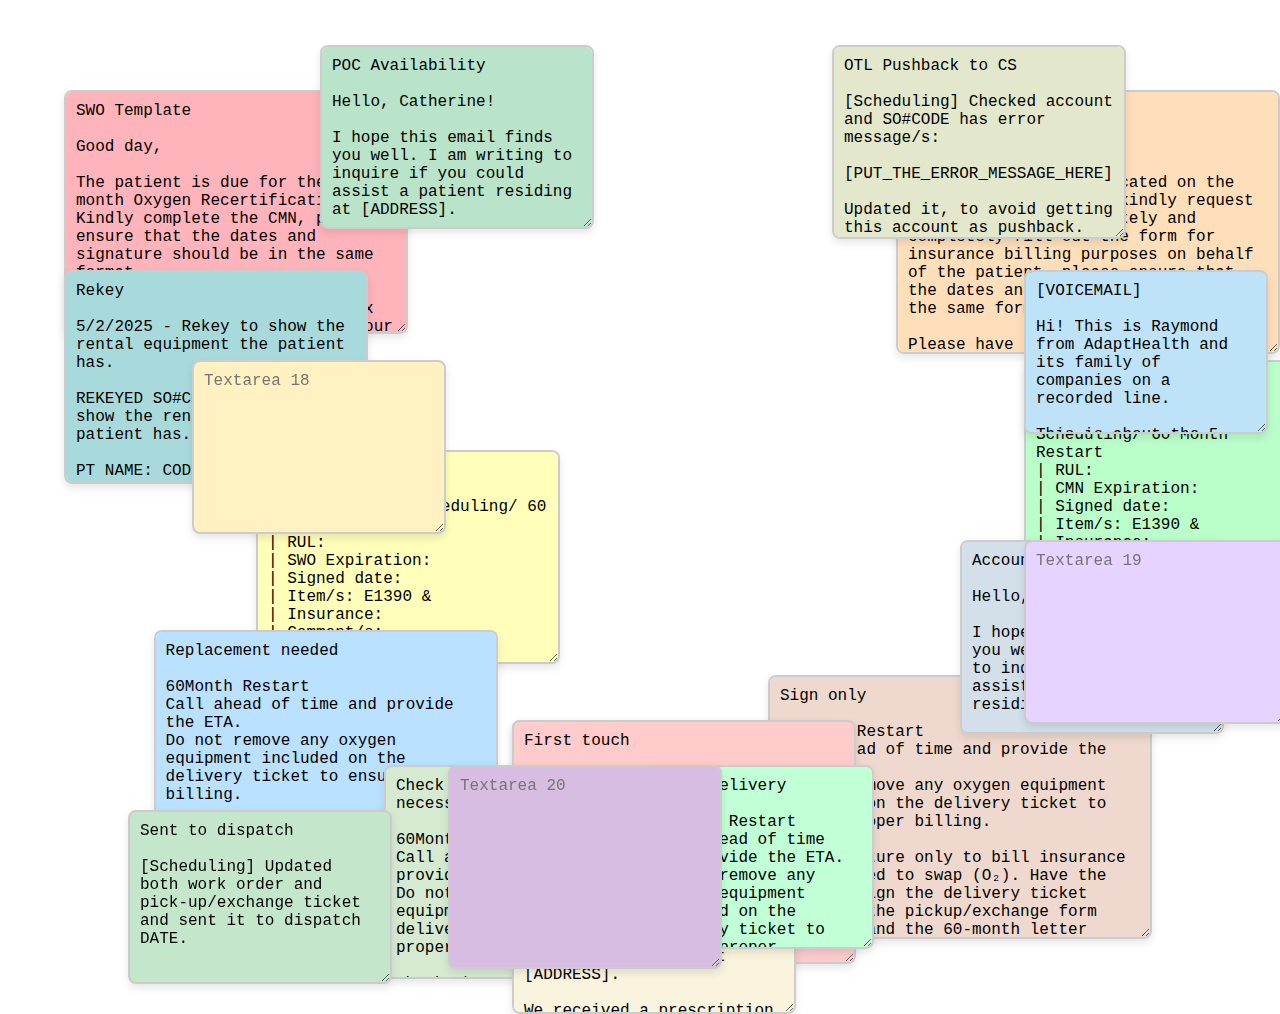
<file: PASTEL TEXTAREAS - Copy/index.html>
<!DOCTYPE html>
<html lang="en">
  <head>
    <meta charset="UTF-8" />
    <meta name="viewport" content="width=device-width, initial-scale=1.0" />
    <title>Persistent Active Textareas</title>
    <!-- Indigo Favicon -->
    <link
      rel="icon"
      type="image/png"
      href="https://placehold.co/32x32/4B0082/fff?text=Indigo"
      alt="Indigo Favicon"
    />
    <!-- Link to External CSS -->
    <link rel="stylesheet" href="style.css" />
  </head>
  <body>
    <!-- Container for the scattered textareas -->
    <div id="puzzle-container"></div>
    
    <!-- Link to External JavaScript -->
    <script src="script.js"></script>
  </body>
</html>
</file>
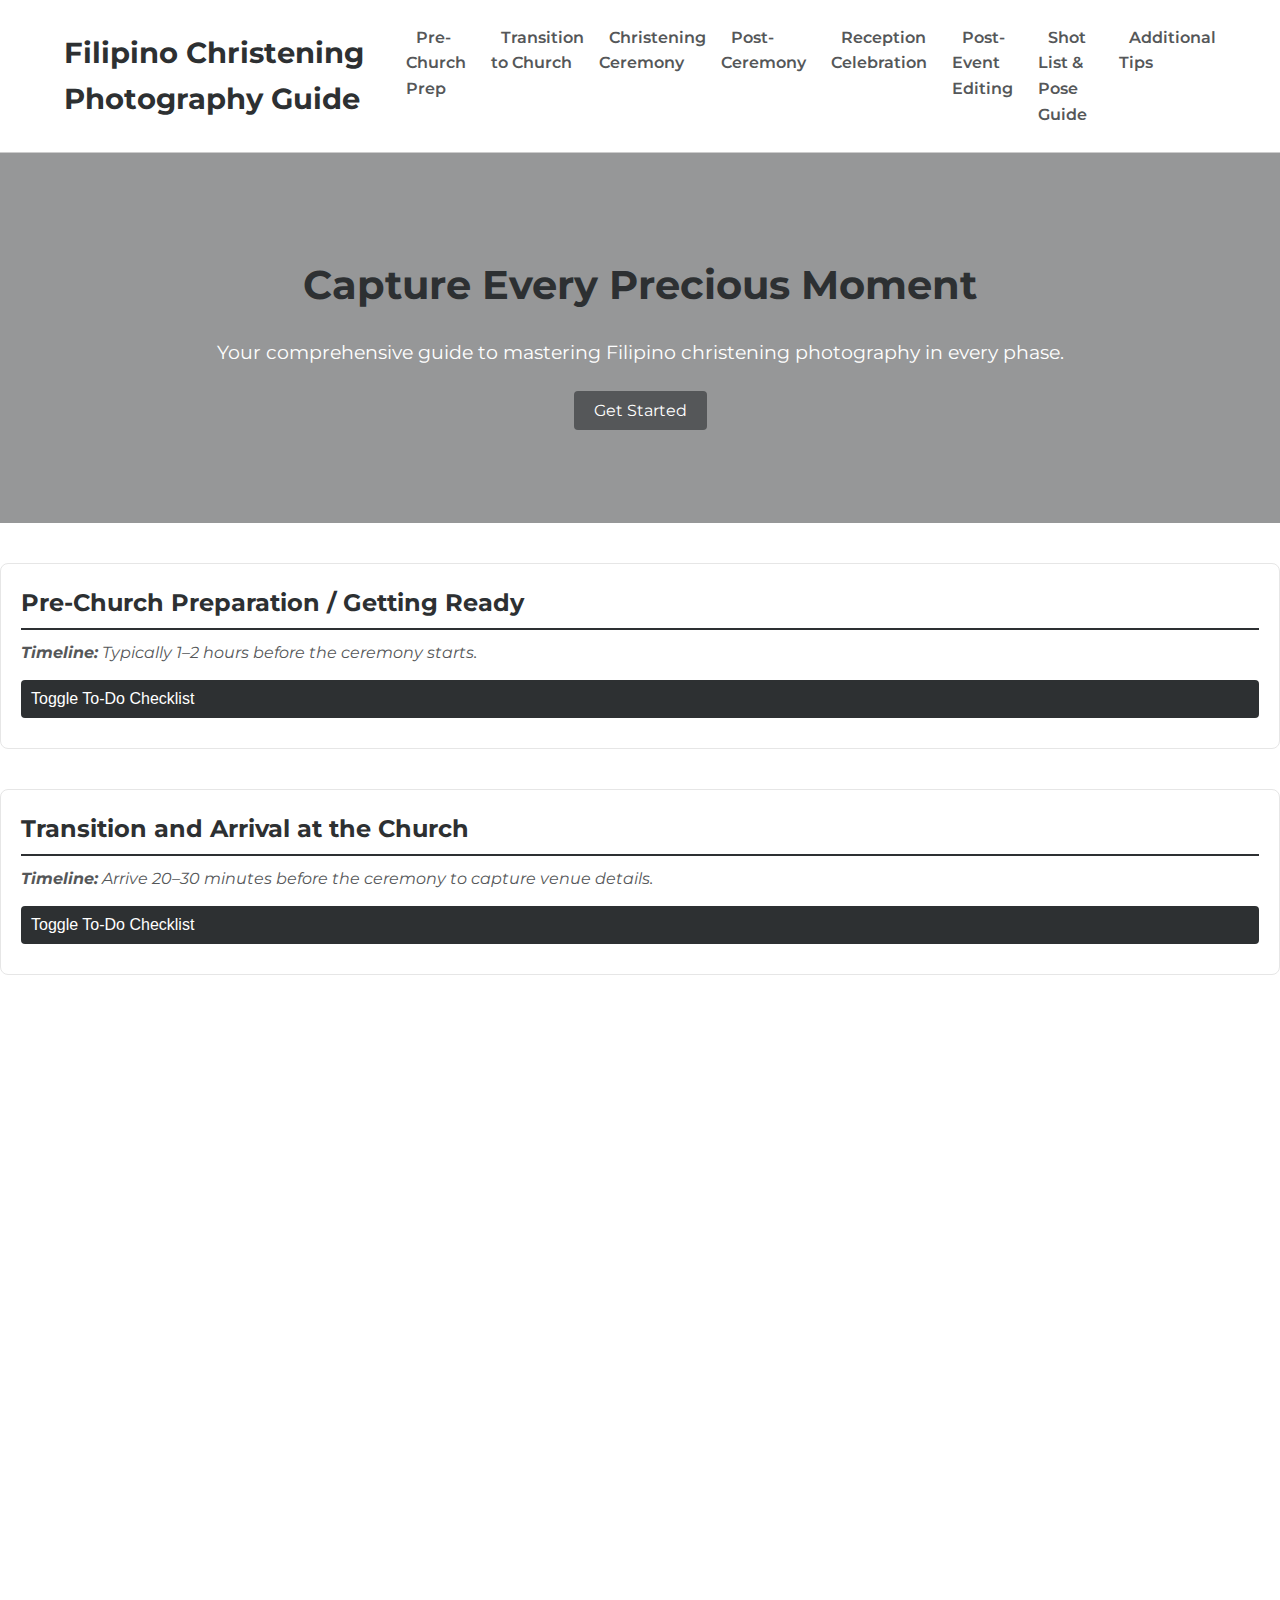
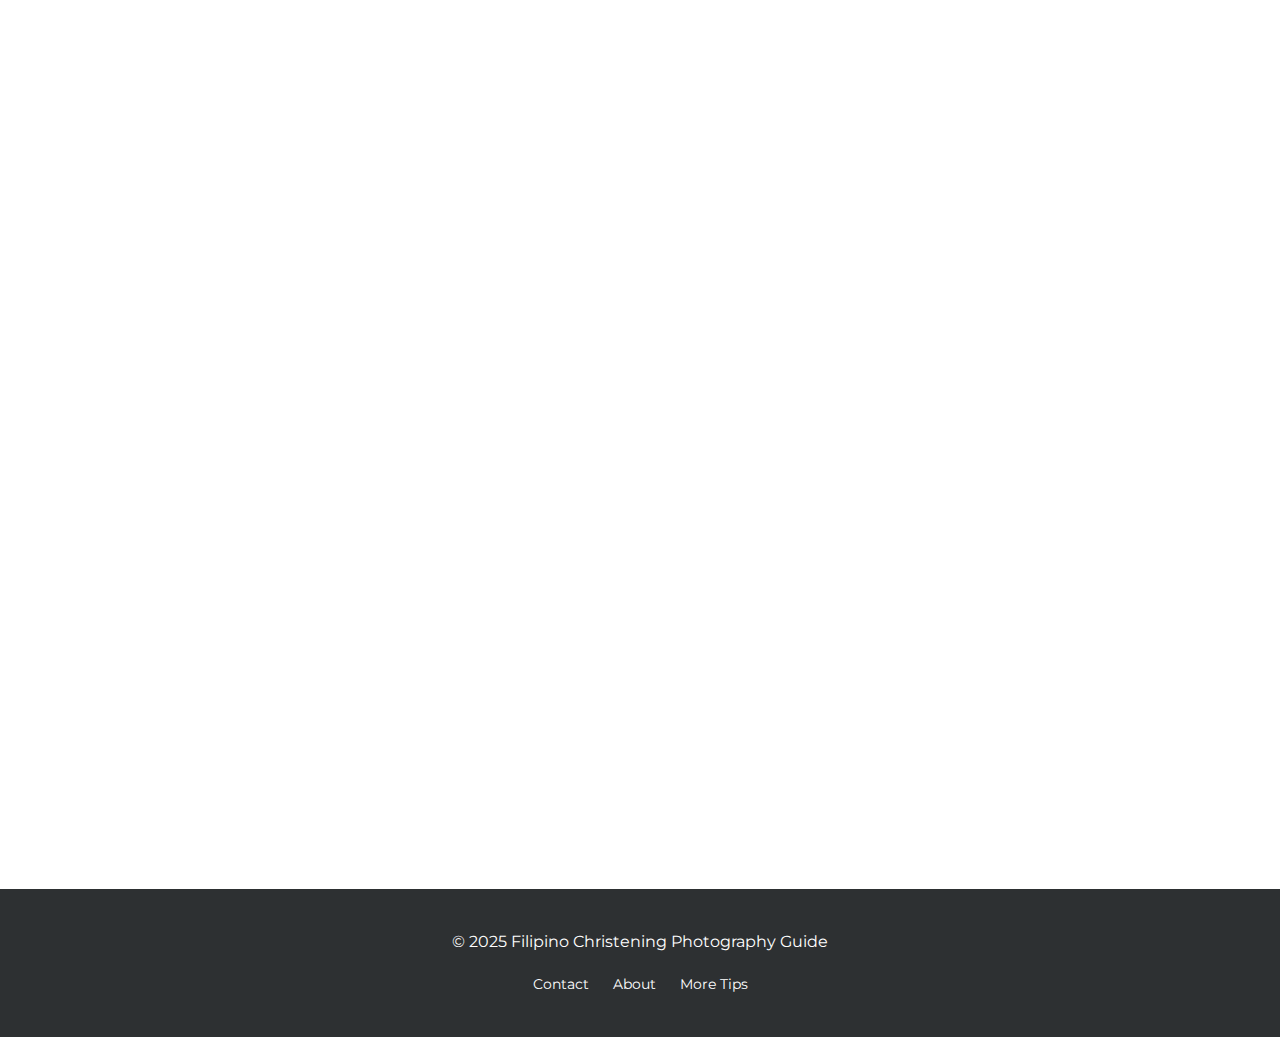
<file: Guide/Baptism-guide.html>
<!DOCTYPE html>
<html lang="en">
<head>
  <meta charset="UTF-8" />
  <meta name="viewport" content="width=device-width, initial-scale=1" />
  <title>Filipino Christening Photography Guide</title>
  <!-- Google Font -->
  <link href="https://fonts.googleapis.com/css?family=Montserrat:400,700&display=swap" rel="stylesheet" />
  <style>
    /* Base Reset and Typography */
    *, *::before, *::after {
      box-sizing: border-box;
      margin: 0;
      padding: 0;
    }
    body {
      font-family: 'Montserrat', sans-serif;
      line-height: 1.6;
      color: #555759;
      background-color: #ffffff;
      scroll-behavior: smooth;
    }
    a {
      text-decoration: none;
      color: inherit;
      cursor: pointer;
    }
    h1, h2, h3 {
      color: #2D3032;
    }
    ul {
      list-style-type: disc;
      margin-left: 20px;
    }
    p {
      margin-bottom: 1rem;
    }
    
    /* Container */
    .container {
      width: 90%;
      max-width: 1200px;
      margin: 0 auto;
      padding: 20px 0;
    }
    
    /* Header and Navigation */
    header {
      background-color: #ffffff;
      border-bottom: 1px solid #ccc;
      position: sticky;
      top: 0;
      z-index: 1000;
    }
    header .container {
      display: flex;
      justify-content: space-between;
      align-items: center;
    }
    header h1 {
      font-size: 1.8rem;
      margin: 10px 0;
    }
    nav ul {
      display: flex;
      gap: 15px;
    }
    nav li {
      display: inline;
    }
    nav a {
      padding: 10px;
      color: #555759;
      font-weight: 600;
      transition: color 0.3s ease;
    }
    nav a:hover {
      color: #2D3032;
    }
    
    /* Hero Section */
    #hero {
      background: url('https://via.placeholder.com/1920x600?text=Filipino+Christening') no-repeat center/cover;
      color: #ffffff;
      text-align: center;
      padding: 100px 20px;
      position: relative;
    }
    #hero::after {
      content: "";
      position: absolute;
      top: 0;
      left: 0;
      right: 0;
      bottom: 0;
      background: rgba(45, 48, 50, 0.5);
      z-index: 1;
    }
    .hero-content {
      position: relative;
      z-index: 2;
    }
    #hero h2 {
      font-size: 2.5rem;
      margin-bottom: 20px;
    }
    #hero p {
      font-size: 1.2rem;
      margin-bottom: 30px;
    }
    .btn {
      background-color: #555759;
      color: #ffffff;
      padding: 10px 20px;
      border-radius: 4px;
      transition: background-color 0.3s ease;
    }
    .btn:hover {
      background-color: #2D3032;
    }
    
    /* Section Card Styles */
    .section-card {
      background-color: #ffffff;
      border: 1px solid #e6e6e6;
      border-radius: 8px;
      margin: 40px 0;
      padding: 20px;
      opacity: 0;
      transform: translateY(20px);
      transition: opacity 0.6s ease, transform 0.6s ease;
    }
    .section-card.visible {
      opacity: 1;
      transform: translateY(0);
    }
    .section-card h2 {
      margin-bottom: 10px;
      border-bottom: 2px solid #2D3032;
      padding-bottom: 5px;
    }
    .timeline {
      font-style: italic;
      margin-bottom: 15px;
    }
    
    /* Accordion */
    .accordion-toggle {
      background-color: #2D3032;
      color: #ffffff;
      padding: 10px;
      border: none;
      border-radius: 4px;
      width: 100%;
      text-align: left;
      font-size: 1rem;
      cursor: pointer;
      margin-bottom: 10px;
      transition: background-color 0.3s ease;
    }
    .accordion-toggle.active {
      background-color: #555759;
    }
    .accordion-content {
      overflow: hidden;
      max-height: 0;
      transition: max-height 0.4s ease-in-out;
    }
    .accordion-content h3 {
      margin-top: 10px;
      margin-bottom: 5px;
    }
    .accordion-content ul {
      margin-bottom: 15px;
    }
    
    /* Footer */
    footer {
      background-color: #2D3032;
      color: #ffffff;
      padding: 20px 0;
      text-align: center;
    }
    footer .footer-links a {
      color: #ffffff;
      margin: 0 10px;
      font-size: 0.9rem;
      transition: color 0.3s ease;
    }
    footer .footer-links a:hover {
      color: #cccccc;
    }
    
    /* Responsive Navigation (Hamburger Menu) */
    @media (max-width: 768px) {
      nav ul {
        flex-direction: column;
        background-color: #ffffff;
        position: absolute;
        top: 60px;
        right: 20px;
        width: 200px;
        border: 1px solid #ccc;
        display: none;
      }
      nav ul.active {
        display: flex;
      }
      nav li {
        padding: 10px 0;
      }
      .menu-toggle {
        display: block;
        font-size: 1.5rem;
        cursor: pointer;
        color: #555759;
      }
    }
    @media (min-width: 769px) {
      .menu-toggle {
        display: none;
      }
    }
  </style>
</head>
<body>
  <!-- Header with Navigation -->
  <header>
    <div class="container">
      <h1>Filipino Christening Photography Guide</h1>
      <div class="menu-toggle">&#9776;</div>
      <nav>
        <ul>
          <li><a href="#prep">Pre-Church Prep</a></li>
          <li><a href="#transition">Transition to Church</a></li>
          <li><a href="#ceremony">Christening Ceremony</a></li>
          <li><a href="#post-ceremony">Post-Ceremony</a></li>
          <li><a href="#reception">Reception Celebration</a></li>
          <li><a href="#post-event">Post-Event Editing</a></li>
          <li><a href="#shotlist">Shot List & Pose Guide</a></li>
          <li><a href="#resources">Additional Tips</a></li>
        </ul>
      </nav>
    </div>
  </header>
  
  <!-- Hero Section -->
  <section id="hero">
    <div class="hero-content">
      <h2>Capture Every Precious Moment</h2>
      <p>Your comprehensive guide to mastering Filipino christening photography in every phase.</p>
      <a href="#prep" class="btn">Get Started</a>
    </div>
  </section>
  
  <!-- Section 1: Pre-Church Preparation / Getting Ready -->
  <section id="prep" class="section-card">
    <h2>Pre-Church Preparation / Getting Ready</h2>
    <p class="timeline"><strong>Timeline:</strong> Typically 1–2 hours before the ceremony starts.</p>
    <button class="accordion-toggle">Toggle To‑Do Checklist</button>
    <div class="accordion-content">
      <h3>To‑Do Checklist:</h3>
      <ul>
        <li><strong>Gear & Equipment:</strong>
          <ul>
            <li>Test your cameras, lenses, batteries, memory cards, and backup gear.</li>
            <li>Pack protective gear in case of unpredictable weather.</li>
          </ul>
        </li>
        <li><strong>Client Communication & Timeline:</strong>
          <ul>
            <li>Meet with the family to understand their vision for the christening.</li>
            <li>Review the timeline including the pre-ceremony setup and family portraits.</li>
          </ul>
        </li>
        <li><strong>Venue & Styling:</strong>
          <ul>
            <li>Scout the preparation location (home or hotel) for natural light and a calm setting.</li>
            <li>Note details like the infant's outfit, baptismal gown, and accessories.</li>
          </ul>
        </li>
        <li><strong>Candid & Detail Shots:</strong>
          <ul>
            <li>Capture tender moments between parents and baby, dressing up details, and expressive interactions with godparents.</li>
          </ul>
        </li>
        <li><strong>Additional Tips:</strong>
          <ul>
            <li>Arrive early for a quick gear test.</li>
            <li>Discuss creative ideas with the family to showcase their unique traditions.</li>
          </ul>
        </li>
      </ul>
    </div>
  </section>
  
  <!-- Section 2: Transition and Arrival at the Church -->
  <section id="transition" class="section-card">
    <h2>Transition and Arrival at the Church</h2>
    <p class="timeline"><strong>Timeline:</strong> Arrive 20–30 minutes before the ceremony to capture venue details.</p>
    <button class="accordion-toggle">Toggle To‑Do Checklist</button>
    <div class="accordion-content">
      <h3>To‑Do Checklist:</h3>
      <ul>
        <li><strong>Exterior & Venue Detail Shots:</strong>
          <ul>
            <li>Photograph the church façade, entrance, and any religious symbols displayed outside.</li>
            <li>Capture floral arrangements or decorations set to welcome guests.</li>
          </ul>
        </li>
        <li><strong>Interior Setup:</strong>
          <ul>
            <li>Document the altar, baptismal font, candles, stained glass, and other sacred elements.</li>
            <li>Note restrictions on flash or movement; be mindful in low-light settings.</li>
          </ul>
        </li>
        <li><strong>Coordination:</strong>
          <ul>
            <li>Check in with the officiant or church staff to confirm any protocols.</li>
          </ul>
        </li>
        <li><strong>Additional Tips:</strong>
          <ul>
            <li>Maintain a respectful distance while photographing architectural details.</li>
            <li>Ask for guidance if you’re unsure about any restricted areas.</li>
          </ul>
        </li>
      </ul>
    </div>
  </section>
  
  <!-- Section 3: Christening Ceremony -->
  <section id="ceremony" class="section-card">
    <h2>Christening Ceremony</h2>
    <p class="timeline"><strong>Timeline:</strong> Typically 30–45 minutes.</p>
    <button class="accordion-toggle">Toggle To‑Do Checklist</button>
    <div class="accordion-content">
      <h3>To‑Do Checklist:</h3>
      <ul>
        <li><strong>Entrance & Anticipation:</strong>
          <ul>
            <li>Capture the arrival of the family, godparents, and guests with soft, anticipatory expressions.</li>
          </ul>
        </li>
        <li><strong>Key Rituals:</strong>
          <ul>
            <li>Document the blessing, water immersion (if applicable), and the priest’s rites.</li>
            <li>Focus on the infant’s delicate expressions and the tender emotions of the parents and godparents.</li>
            <li>Use silent shooting modes to remain unobtrusive during the sacred moments.</li>
          </ul>
        </li>
        <li><strong>Interior Aesthetics:</strong>
          <ul>
            <li>Highlight key elements like the altar, the baptismal font, and religious icons.</li>
            <li>Combine wide-angle and close-up shots for a balanced narrative of the ceremony.</li>
          </ul>
        </li>
        <li><strong>Technical & Creative Tips:</strong>
          <ul>
            <li>Adjust as needed for low-light church interiors.</li>
            <li>Experiment with creative angles and reflections to accentuate the ceremony's emotion.</li>
          </ul>
        </li>
      </ul>
    </div>
  </section>
  
  <!-- Section 4: Post-Ceremony / Transition to Reception -->
  <section id="post-ceremony" class="section-card">
    <h2>Post-Ceremony / Transition to Reception</h2>
    <p class="timeline"><strong>Timeline:</strong> Immediately after the ceremony until the celebration begins.</p>
    <button class="accordion-toggle">Toggle To‑Do Checklist</button>
    <div class="accordion-content">
      <h3>To‑Do Checklist:</h3>
      <ul>
        <li><strong>Departure & Family Moments:</strong>
          <ul>
            <li>Capture the family’s exit from the church and any spontaneous farewell moments.</li>
          </ul>
        </li>
        <li><strong>In-between Shots:</strong>
          <ul>
            <li>Produce candid group and portrait shots during transit to the celebration venue.</li>
          </ul>
        </li>
        <li><strong>Additional Details:</strong>
          <ul>
            <li>Document quick exchanges of smiles or hugs that capture the emotional transition.</li>
          </ul>
        </li>
        <li><strong>Additional Tips:</strong>
          <ul>
            <li>Keep your gear ready for rapid setup as lighting conditions change.</li>
            <li>Engage with family members for authentic, spontaneous interactions.</li>
          </ul>
        </li>
      </ul>
    </div>
  </section>
  
  <!-- Section 5: Reception Celebration -->
  <section id="reception" class="section-card">
    <h2>Reception Celebration</h2>
    <p class="timeline"><strong>Timeline:</strong> From the start of the celebration until the event winds down.</p>
    <button class="accordion-toggle">Toggle To‑Do Checklist</button>
    <div class="accordion-content">
      <h3>To‑Do Checklist:</h3>
      <ul>
        <li><strong>Venue & Decor:</strong>
          <ul>
            <li>Capture the reception venue, table settings, and ambient lighting details.</li>
          </ul>
        </li>
        <li><strong>Entrance & Group Photos:</strong>
          <ul>
            <li>Document the family's grand entrance and warm reactions of guests.</li>
            <li>Arrange formal group photos featuring close family, godparents, and friends.</li>
          </ul>
        </li>
        <li><strong>Candid & Celebration Shots:</strong>
          <ul>
            <li>Focus on spontaneous moments during speeches, interactions, and dancing.</li>
            <li>Include details like the cake-cutting, toast moments, and laughter-filled exchanges.</li>
          </ul>
        </li>
        <li><strong>Creative & Dynamic Shots:</strong>
          <ul>
            <li>Experiment with unique angles or video snippets that capture the vibrancy of the celebration.</li>
          </ul>
        </li>
        <li><strong>Additional Tips:</strong>
          <ul>
            <li>Try long exposures to emphasize movement during dancing or live moments.</li>
            <li>Balance between formal poses and candid shots for a comprehensive story.</li>
          </ul>
        </li>
      </ul>
    </div>
  </section>
  
  <!-- Section 6: Post-Event and Editing Phase -->
  <section id="post-event" class="section-card">
    <h2>Post-Event and Editing Phase</h2>
    <button class="accordion-toggle">Toggle To‑Do Checklist</button>
    <div class="accordion-content">
      <h3>To‑Do Checklist:</h3>
      <ul>
        <li><strong>Immediate Backup:</strong>
          <ul>
            <li>Back up all images onto at least two separate drives right after the event.</li>
          </ul>
        </li>
        <li><strong>Review & Editing:</strong>
          <ul>
            <li>Review the complete coverage and select the key moments to enhance.</li>
            <li>Enhance the warm, natural tones while preserving the authentic emotions without over-processing.</li>
          </ul>
        </li>
        <li><strong>Timely Delivery & Follow-Up:</strong>
          <ul>
            <li>Confirm final delivery dates with the family and be open to any revision requests.</li>
          </ul>
        </li>
        <li><strong>Editing & Workflow Tips:</strong>
          <ul>
            <li>Use a dual-monitor setup for color accuracy and detail control.</li>
            <li>Implement a batch-editing workflow for consistency across all images.</li>
            <li>Request feedback for continuous improvement of your editing style.</li>
          </ul>
        </li>
      </ul>
    </div>
  </section>
  
  <!-- Section 7: Shot List & Pose Guide -->
  <section id="shotlist" class="section-card">
    <h2>Shot List & Pose Guide</h2>
    <p>This section provides detailed shot list ideas and pose inspiration for each key phase of the christening day.</p>
    <button class="accordion-toggle">Toggle Shot List Details</button>
    <div class="accordion-content">
      <h3>Pre-Church Preparation</h3>
      <ul>
        <li><strong>Detail & Candid Shots:</strong>
          <ul>
            <li>Close-ups of the infant’s baptismal outfit, accessories, and delicate details.</li>
            <li>Candid shots of parents, godparents, and siblings during the preparations.</li>
          </ul>
        </li>
        <li><strong>Poses & Creative Ideas:</strong>
          <ul>
            <li>Capture the tender moments of the infant being dressed up by parents.</li>
            <li>Use mirror or over-the-shoulder shots highlighting the transformation process.</li>
          </ul>
        </li>
      </ul>
      <h3>Christening Ceremony</h3>
      <ul>
        <li><strong>Ritual & Establishing Shots:</strong>
          <ul>
            <li>Exterior wide shots of the church and its architectural details.</li>
            <li>Close-ups during the blessing, water immersion, and other ceremonial rites.</li>
          </ul>
        </li>
        <li><strong>Creative Composition:</strong>
          <ul>
            <li>Capture reflections on polished surfaces or candlelight that emphasize the sanctity of the moment.</li>
            <li>Utilize a shallow depth-of-field to isolate important details from the background.</li>
          </ul>
        </li>
      </ul>
      <h3>Reception Celebration</h3>
      <ul>
        <li><strong>Family & Group Poses:</strong>
          <ul>
            <li>Dynamic shots capturing the family and godparents in joyous group photos.</li>
            <li>Arrange formal group portraits ensuring every key figure is included.</li>
          </ul>
        </li>
        <li><strong>Candid & Creative Shots:</strong>
          <ul>
            <li>Document spontaneous moments during speeches, toasts, and dancing.</li>
            <li>Experiment with silhouettes or artistic blurs to add a dynamic feel.</li>
          </ul>
        </li>
      </ul>
    </div>
  </section>
  
  <!-- Section 8: Additional Useful Tips & Resources -->
  <section id="resources" class="section-card">
    <h2>Additional Useful Tips & Resources</h2>
    <p>This section offers extra advice and resources to elevate your christening photography:</p>
    <ul>
      <li><strong>Pre-Shoot Checklist:</strong> Review your gear and finalize a detailed checklist at least 24 hours before the event.</li>
      <li><strong>Communication:</strong> Maintain clear dialogue with the family to capture must-have moments and special traditions.</li>
      <li><strong>Cultural Sensitivity:</strong> Respect the sacred nature of the event and ask questions about any family traditions.</li>
      <li><strong>Backup Plans:</strong> Always have extra batteries, memory cards, and a backup camera on hand.</li>
      <li><strong>Creative Experimentation:</strong> Try different angles and lighting techniques to best capture the ambiance of the ceremony.</li>
      <li><strong>Consistent Editing:</strong> Develop your signature editing style that balances natural tones with the emotional essence of the event.</li>
      <li><strong>Marketing:</strong> Share genuine behind‑the‑scenes stories alongside polished photos to build your portfolio.</li>
      <li><strong>Networking:</strong> Network with other local photographers to stay updated on trends and share creative ideas.</li>
    </ul>
  </section>
  
  <!-- Footer -->
  <footer>
    <div class="container">
      <p>© 2025 Filipino Christening Photography Guide</p>
      <div class="footer-links">
        <a href="#">Contact</a>
        <a href="#">About</a>
        <a href="#">More Tips</a>
      </div>
    </div>
  </footer>
  
  <script>
    // Smooth Scroll for internal links
    document.querySelectorAll('a[href^="#"]').forEach(anchor => {
      anchor.addEventListener("click", function(e) {
        e.preventDefault();
        const target = document.querySelector(this.getAttribute("href"));
        if (target) {
          target.scrollIntoView({ behavior: "smooth" });
        }
      });
    });
    
    // Toggle mobile navigation
    const menuToggle = document.querySelector(".menu-toggle");
    const navLinks = document.querySelector("nav ul");
    menuToggle.addEventListener("click", () => {
      navLinks.classList.toggle("active");
    });
    
    // Accordion Toggle Functionality
    const accordionToggles = document.querySelectorAll(".accordion-toggle");
    accordionToggles.forEach(toggle => {
      toggle.addEventListener("click", function() {
        this.classList.toggle("active");
        const content = this.nextElementSibling;
        if (content.style.maxHeight) {
          content.style.maxHeight = null;
        } else {
          content.style.maxHeight = content.scrollHeight + "px";
        }
      });
    });
    
    // Intersection Observer for Section Fade-In Animations
    const observerOptions = { threshold: 0.1 };
    const observer = new IntersectionObserver(entries => {
      entries.forEach(entry => {
        if (entry.isIntersecting) {
          entry.target.classList.add("visible");
        }
      });
    }, observerOptions);
    document.querySelectorAll(".section-card").forEach(section => {
      observer.observe(section);
    });
  </script>
</body>
</html>
</file>
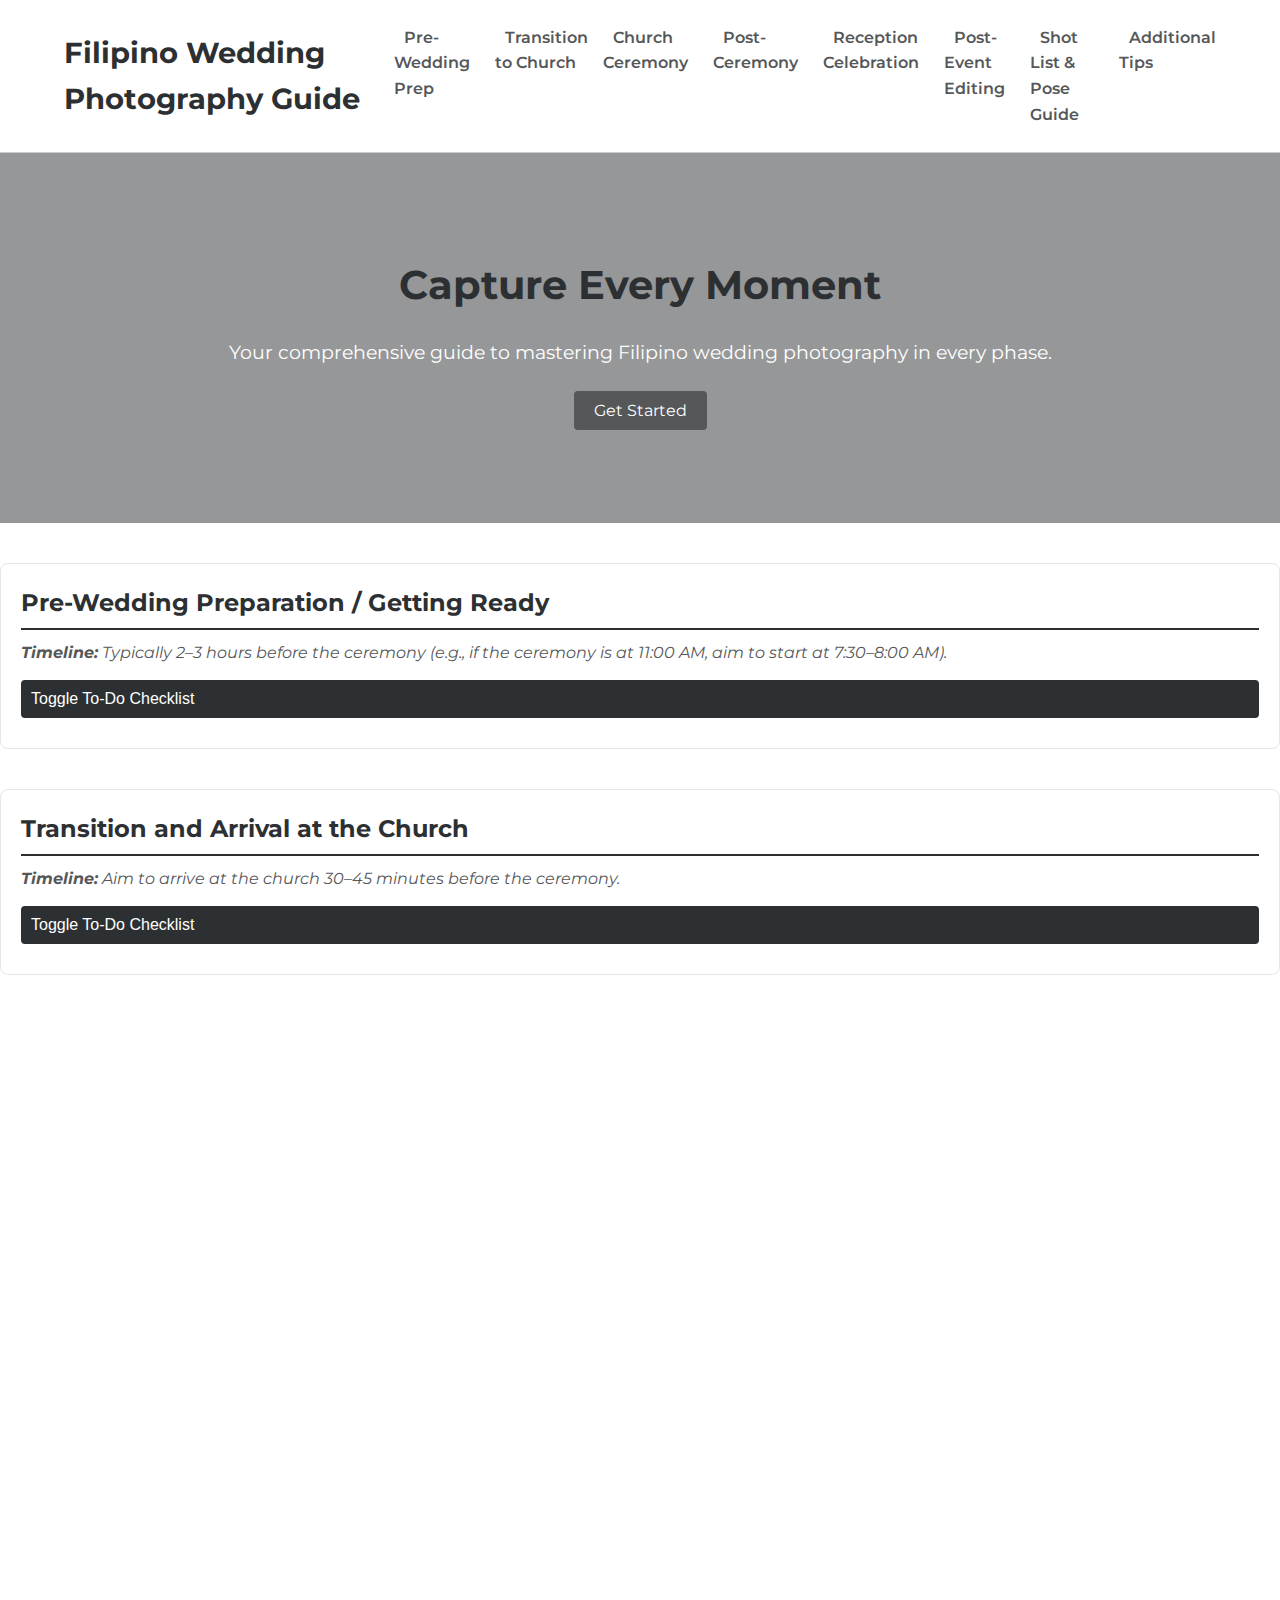
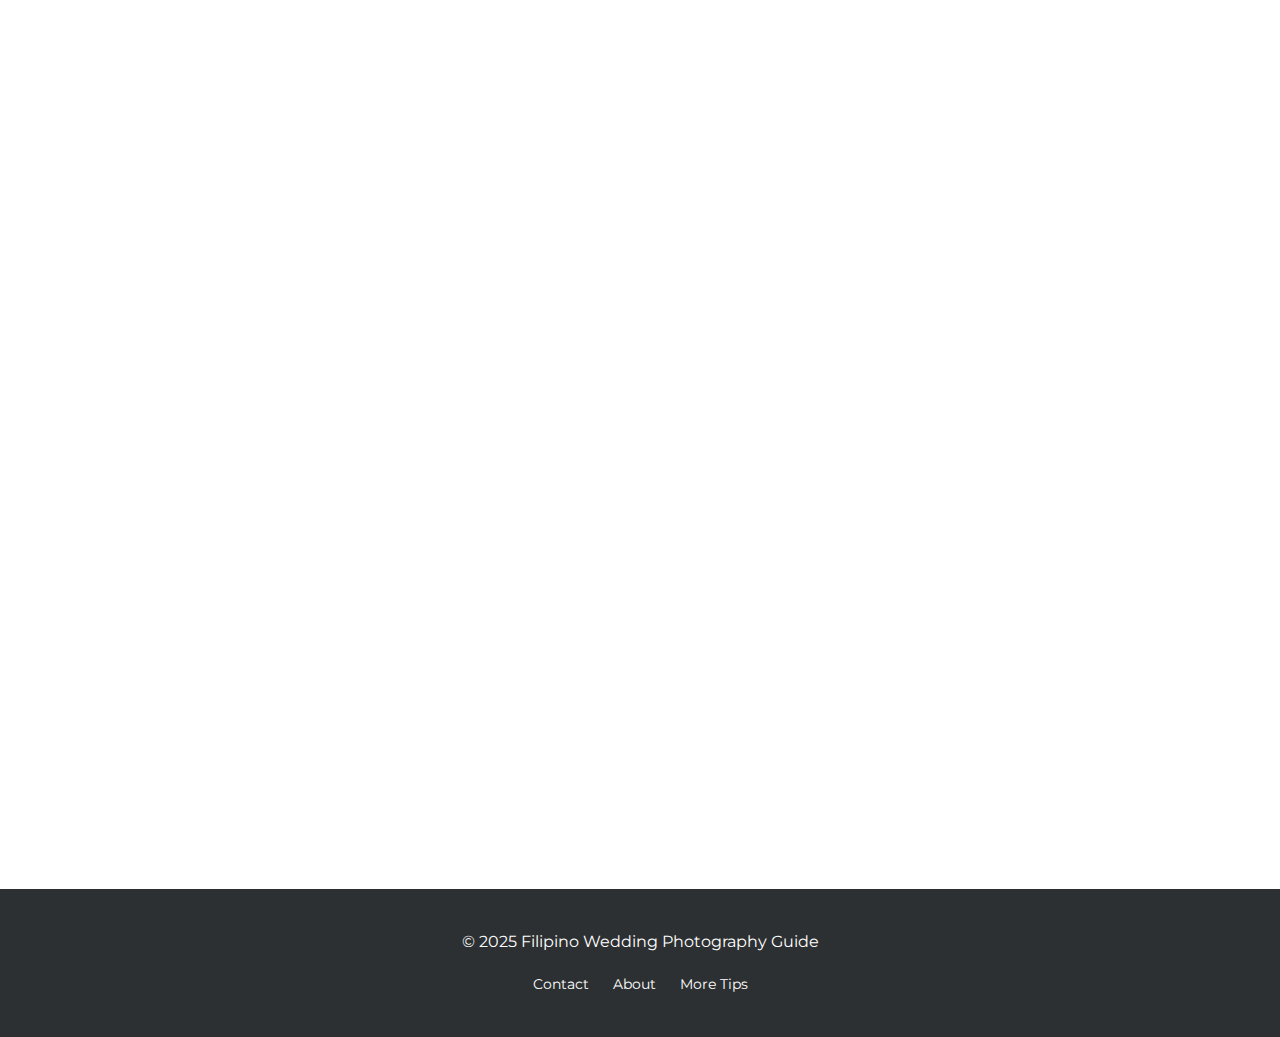
<file: Guide/Wedding-guide.html>
<!DOCTYPE html>
<html lang="en">
<head>
  <meta charset="UTF-8">
  <meta name="viewport" content="width=device-width, initial-scale=1">
  <title>Filipino Wedding Photography Guide</title>
  <!-- Google Font -->
  <link href="https://fonts.googleapis.com/css?family=Montserrat:400,700&display=swap" rel="stylesheet">
  <style>
    /* Base Reset and Typography */
    *, *::before, *::after {
      box-sizing: border-box;
      margin: 0;
      padding: 0;
    }
    body {
      font-family: 'Montserrat', sans-serif;
      line-height: 1.6;
      color: #555759;
      background-color: #ffffff;
      scroll-behavior: smooth;
    }
    a {
      text-decoration: none;
      color: inherit;
      cursor: pointer;
    }
    h1, h2, h3 {
      color: #2D3032;
    }
    ul {
      list-style-type: disc;
      margin-left: 20px;
    }
    p {
      margin-bottom: 1rem;
    }
    
    /* Container */
    .container {
      width: 90%;
      max-width: 1200px;
      margin: 0 auto;
      padding: 20px 0;
    }
    
    /* Header and Navigation */
    header {
      background-color: #ffffff;
      border-bottom: 1px solid #ccc;
      position: sticky;
      top: 0;
      z-index: 1000;
    }
    header .container {
      display: flex;
      justify-content: space-between;
      align-items: center;
    }
    header h1 {
      font-size: 1.8rem;
      margin: 10px 0;
    }
    nav ul {
      display: flex;
      gap: 15px;
    }
    nav li {
      display: inline;
    }
    nav a {
      padding: 10px;
      color: #555759;
      font-weight: 600;
      transition: color 0.3s ease;
    }
    nav a:hover {
      color: #2D3032;
    }
    
    /* Hero Section */
    #hero {
      background: url('https://via.placeholder.com/1920x600?text=Filipino+Wedding') no-repeat center/cover;
      color: #ffffff;
      text-align: center;
      padding: 100px 20px;
      position: relative;
    }
    #hero::after {
      content: "";
      position: absolute;
      top: 0;
      left: 0;
      right: 0;
      bottom: 0;
      background: rgba(45,48,50,0.5);
      z-index: 1;
    }
    .hero-content {
      position: relative;
      z-index: 2;
    }
    #hero h2 {
      font-size: 2.5rem;
      margin-bottom: 20px;
    }
    #hero p {
      font-size: 1.2rem;
      margin-bottom: 30px;
    }
    .btn {
      background-color: #555759;
      color: #ffffff;
      padding: 10px 20px;
      border-radius: 4px;
      transition: background-color 0.3s ease;
    }
    .btn:hover {
      background-color: #2D3032;
    }
    
    /* Section Card Styles */
    .section-card {
      background-color: #ffffff;
      border: 1px solid #e6e6e6;
      border-radius: 8px;
      margin: 40px 0;
      padding: 20px;
      opacity: 0;
      transform: translateY(20px);
      transition: opacity 0.6s ease, transform 0.6s ease;
    }
    .section-card.visible {
      opacity: 1;
      transform: translateY(0);
    }
    .section-card h2 {
      margin-bottom: 10px;
      border-bottom: 2px solid #2D3032;
      padding-bottom: 5px;
    }
    .timeline {
      font-style: italic;
      margin-bottom: 15px;
    }
    
    /* Accordion */
    .accordion-toggle {
      background-color: #2D3032;
      color: #ffffff;
      padding: 10px;
      border: none;
      border-radius: 4px;
      width: 100%;
      text-align: left;
      font-size: 1rem;
      cursor: pointer;
      margin-bottom: 10px;
      transition: background-color 0.3s ease;
    }
    .accordion-toggle.active {
      background-color: #555759;
    }
    .accordion-content {
      overflow: hidden;
      max-height: 0;
      transition: max-height 0.4s ease-in-out;
    }
    .accordion-content h3 {
      margin-top: 10px;
      margin-bottom: 5px;
    }
    .accordion-content ul {
      margin-bottom: 15px;
    }
    
    /* Footer */
    footer {
      background-color: #2D3032;
      color: #ffffff;
      padding: 20px 0;
      text-align: center;
    }
    footer .footer-links a {
      color: #ffffff;
      margin: 0 10px;
      font-size: 0.9rem;
      transition: color 0.3s ease;
    }
    footer .footer-links a:hover {
      color: #cccccc;
    }
    
    /* Responsive Navigation (Hamburger Menu) */
    @media (max-width: 768px) {
      nav ul {
        flex-direction: column;
        background-color: #ffffff;
        position: absolute;
        top: 60px;
        right: 20px;
        width: 200px;
        border: 1px solid #ccc;
        display: none;
      }
      nav ul.active {
        display: flex;
      }
      nav li {
        padding: 10px 0;
      }
      .menu-toggle {
        display: block;
        font-size: 1.5rem;
        cursor: pointer;
        color: #555759;
      }
    }
    @media (min-width: 769px) {
      .menu-toggle {
        display: none;
      }
    }
  </style>
</head>
<body>
  <!-- Header with Navigation -->
  <header>
    <div class="container">
      <h1>Filipino Wedding Photography Guide</h1>
      <div class="menu-toggle">&#9776;</div>
      <nav>
        <ul>
          <li><a href="#prep">Pre-Wedding Prep</a></li>
          <li><a href="#transition">Transition to Church</a></li>
          <li><a href="#ceremony">Church Ceremony</a></li>
          <li><a href="#post-ceremony">Post-Ceremony</a></li>
          <li><a href="#reception">Reception Celebration</a></li>
          <li><a href="#post-event">Post-Event Editing</a></li>
          <li><a href="#shotlist">Shot List & Pose Guide</a></li>
          <li><a href="#resources">Additional Tips</a></li>
        </ul>
      </nav>
    </div>
  </header>
  
  <!-- Hero Section -->
  <section id="hero">
    <div class="hero-content">
      <h2>Capture Every Moment</h2>
      <p>Your comprehensive guide to mastering Filipino wedding photography in every phase.</p>
      <a href="#prep" class="btn">Get Started</a>
    </div>
  </section>
  
  <!-- Section 1: Pre-Wedding Preparation / Getting Ready -->
  <section id="prep" class="section-card">
    <h2>Pre-Wedding Preparation / Getting Ready</h2>
    <p class="timeline"><strong>Timeline:</strong> Typically 2–3 hours before the ceremony (e.g., if the ceremony is at 11:00 AM, aim to start at 7:30–8:00 AM).</p>
    <button class="accordion-toggle">Toggle To‑Do Checklist</button>
    <div class="accordion-content">
      <h3>To‑Do Checklist:</h3>
      <ul>
        <li><strong>Gear & Equipment:</strong>
          <ul>
            <li>Confirm your gear: batteries, memory cards, backup cameras.</li>
            <li>Pack protective covers, lens cloths, and weather‑sealing gear.</li>
          </ul>
        </li>
        <li><strong>Client Communication & Timeline Confirmation:</strong>
          <ul>
            <li>Review and finalize the shot list and timeline with the couple.</li>
            <li>Confirm any special requests or cultural elements.</li>
          </ul>
        </li>
        <li><strong>Venue & Location:</strong>
          <ul>
            <li>Scout the location for optimal natural light and backdrops.</li>
            <li>Note details like dress, accessories, makeup, and hair.</li>
          </ul>
        </li>
        <li><strong>Candid & Detail Shots:</strong>
          <ul>
            <li>Capture intimate moments during hair, makeup, and wardrobe preparations.</li>
            <li>Focus on details like the bride’s dress, jewelry, bouquet, and sentimental items.</li>
          </ul>
        </li>
        <li><strong>Additional Tips:</strong>
          <ul>
            <li>Arrive early for a quick gear test.</li>
            <li>Discuss creative ideas with the couple to capture their unique style.</li>
            <li>Test ambient light setups if shooting outdoors.</li>
          </ul>
        </li>
      </ul>
    </div>
  </section>
  
  <!-- Section 2: Transition and Arrival at the Church -->
  <section id="transition" class="section-card">
    <h2>Transition and Arrival at the Church</h2>
    <p class="timeline"><strong>Timeline:</strong> Aim to arrive at the church 30–45 minutes before the ceremony.</p>
    <button class="accordion-toggle">Toggle To‑Do Checklist</button>
    <div class="accordion-content">
      <h3>To‑Do Checklist:</h3>
      <ul>
        <li><strong>Exterior & Venue Detail Shots:</strong>
          <ul>
            <li>Photograph the church façade, entrance, and surrounding decor.</li>
            <li>Capture floral arrangements, signage, or special decorations.</li>
          </ul>
        </li>
        <li><strong>Interior Preparation:</strong>
          <ul>
            <li>Document the altar, stained glass, and other religious details.</li>
            <li>Be mindful of flash restrictions and movement inside sacred spaces.</li>
          </ul>
        </li>
        <li><strong>Coordination:</strong>
          <ul>
            <li>Check in with the officiant or church staff for photography protocols.</li>
          </ul>
        </li>
        <li><strong>Additional Tips:</strong>
          <ul>
            <li>Maintain a respectful distance while capturing architectural details.</li>
            <li>Ask for guidance if unsure about any restricted areas.</li>
          </ul>
        </li>
      </ul>
    </div>
  </section>
  
  <!-- Section 3: Church Ceremony -->
  <section id="ceremony" class="section-card">
    <h2>Church Ceremony</h2>
    <p class="timeline"><strong>Timeline:</strong> Typically 30–60 minutes.</p>
    <button class="accordion-toggle">Toggle To‑Do Checklist</button>
    <div class="accordion-content">
      <h3>To‑Do Checklist:</h3>
      <ul>
        <li><strong>Entrance & Anticipation:</strong>
          <ul>
            <li>Capture the couple’s and guests’ arrival with anticipatory expressions.</li>
          </ul>
        </li>
        <li><strong>Key Rituals:</strong>
          <ul>
            <li>Document the exchange of vows, ring exchange, and prayers.</li>
            <li>Focus on cultural aspects (cord & veil ceremonies) if applicable.</li>
            <li>Use silent shooting modes to remain unobtrusive.</li>
          </ul>
        </li>
        <li><strong>Interior Aesthetics:</strong>
          <ul>
            <li>Highlight details such as the altar, candles, and religious symbols.</li>
            <li>Combine wide and close-up shots for an intimate feel.</li>
          </ul>
        </li>
        <li><strong>Technical & Creative Tips:</strong>
          <ul>
            <li>Adjust ISO and shutter speed to account for low-light church interiors.</li>
            <li>Experiment with unique angles and reflections.</li>
          </ul>
        </li>
      </ul>
    </div>
  </section>
  
  <!-- Section 4: Post-Ceremony / Transition to Reception -->
  <section id="post-ceremony" class="section-card">
    <h2>Post-Ceremony / Transition to Reception</h2>
    <p class="timeline"><strong>Timeline:</strong> Immediately after the ceremony until the reception begins.</p>
    <button class="accordion-toggle">Toggle To‑Do Checklist</button>
    <div class="accordion-content">
      <h3>To‑Do Checklist:</h3>
      <ul>
        <li><strong>Departure Moments:</strong>
          <ul>
            <li>Capture the couple’s exit, including farewell moments.</li>
          </ul>
        </li>
        <li><strong>In-between Shots:</strong>
          <ul>
            <li>Snap candid group or portrait shots during transit.</li>
          </ul>
        </li>
        <li><strong>Additional Details:</strong>
          <ul>
            <li>Document transitional moments like quick toasts or scenic backdrops.</li>
          </ul>
        </li>
        <li><strong>Additional Tips:</strong>
          <ul>
            <li>Keep your gear ready with quick adjustments for changing light.</li>
            <li>Engage family members for genuine, spontaneous moments.</li>
          </ul>
        </li>
      </ul>
    </div>
  </section>
  
  <!-- Section 5: Reception Celebration -->
  <section id="reception" class="section-card">
    <h2>Reception Celebration</h2>
    <p class="timeline"><strong>Timeline:</strong> From the start of the reception until the event winds down.</p>
    <button class="accordion-toggle">Toggle To‑Do Checklist</button>
    <div class="accordion-content">
      <h3>To‑Do Checklist:</h3>
      <ul>
        <li><strong>Venue & Ambiance:</strong>
          <ul>
            <li>Capture decor, table settings, ambient lighting, and backdrops.</li>
          </ul>
        </li>
        <li><strong>Entrance & First Impressions:</strong>
          <ul>
            <li>Document the couple’s grand entrance and guests’ reactions.</li>
          </ul>
        </li>
        <li><strong>Formal & Group Poses:</strong>
          <ul>
            <li>Arrange group photos with family and friends using engaging compositions.</li>
          </ul>
        </li>
        <li><strong>Candid Moments & Celebrations:</strong>
          <ul>
            <li>Focus on dancing, heartfelt speeches, and spontaneous laughter.</li>
            <li>Include highlights like the “Money Dance”, cake cutting, or bouquet toss.</li>
          </ul>
        </li>
        <li><strong>Creative & Dynamic Shots:</strong>
          <ul>
            <li>Experiment with unique angles, creative lighting, or even video clips.</li>
          </ul>
        </li>
        <li><strong>Event Wrap-Up:</strong>
          <ul>
            <li>Capture final dance moments, dusk or nighttime scenes, and sparkler exits.</li>
          </ul>
        </li>
        <li><strong>Additional Tips:</strong>
          <ul>
            <li>Try long exposures for dynamic lighting during the dance.</li>
            <li>Balance between posed and candid images to tell a complete story.</li>
          </ul>
        </li>
      </ul>
    </div>
  </section>
  
  <!-- Section 6: Post-Event and Editing Phase -->
  <section id="post-event" class="section-card">
    <h2>Post-Event and Editing Phase</h2>
    <button class="accordion-toggle">Toggle To‑Do Checklist</button>
    <div class="accordion-content">
      <h3>To‑Do Checklist:</h3>
      <ul>
        <li><strong>Immediate Backup:</strong>
          <ul>
            <li>Back up images on at least two separate drives immediately.</li>
          </ul>
        </li>
        <li><strong>Review & Editing:</strong>
          <ul>
            <li>Review and select key moments for post-production.</li>
            <li>Enhance warm tones and preserve the authentic atmosphere without over-processing.</li>
          </ul>
        </li>
        <li><strong>Timely Delivery & Follow-Up:</strong>
          <ul>
            <li>Confirm delivery dates with the couple and be receptive to feedback.</li>
          </ul>
        </li>
        <li><strong>Editing & Workflow Tips:</strong>
          <ul>
            <li>Use dual monitors to maintain color accuracy and detail.</li>
            <li>Establish a batch-editing workflow for consistency across images.</li>
            <li>Request feedback to refine your editing style for future projects.</li>
          </ul>
        </li>
      </ul>
    </div>
  </section>
  
  <!-- Section 7: Shot List & Pose Guide -->
  <section id="shotlist" class="section-card">
    <h2>Shot List & Pose Guide</h2>
    <p>This section provides detailed shot list ideas and pose inspiration for each major phase of the wedding day.</p>
    <button class="accordion-toggle">Toggle Shot List Details</button>
    <div class="accordion-content">
      <h3>Pre-Wedding Preparation</h3>
      <ul>
        <li><strong>Detail & Candid Shots:</strong>
          <ul>
            <li>Close-ups of makeup, hair, and accessories (jewelry, bouquet, dress details).</li>
            <li>Behind‑the‑scenes candid shots of the bridal party laughing, the groom and his groomsmen gearing up.</li>
          </ul>
        </li>
        <li><strong>Poses & Creative Ideas:</strong>
          <ul>
            <li>Mirror poses of the bride adjusting her jewelry or makeup reflection shots.</li>
            <li>Over-the-shoulder or window‑framed shots focusing on the transformation process.</li>
          </ul>
        </li>
      </ul>
      <h3>Church Ceremony</h3>
      <ul>
        <li><strong>Establishing and Ritual Shots:</strong>
          <ul>
            <li>Exterior wide-angle shots of the church and decor details.</li>
            <li>Close-ups during the exchange of vows, ring exchange, and cultural rituals (e.g., cord & veil).</li>
          </ul>
        </li>
        <li><strong>Creative Composition:</strong>
          <ul>
            <li>Shoot reflections in polished floors or captured candlelight highlighting emotions.</li>
            <li>Utilize a shallow depth-of-field to isolate the couple against a blurred background.</li>
          </ul>
        </li>
      </ul>
      <h3>Reception Celebration</h3>
      <ul>
        <li><strong>Entrance & Group Moments:</strong>
          <ul>
            <li>Dynamic shots capturing the couple’s grand entrance and guests’ reactions.</li>
            <li>Formal group shots with creative arrangements and candid interaction between family and friends.</li>
          </ul>
        </li>
        <li><strong>Candid & Creative Shots:</strong>
          <ul>
            <li>Document spontaneous dance floor energy, speeches, and affectionate exchanges.</li>
            <li>Experiment with silhouettes, slow shutter speeds for creative motion blur, or colored lighting setups.</li>
          </ul>
        </li>
      </ul>
    </div>
  </section>
  
  <!-- Section 8: Additional Useful Tips & Resources -->
  <section id="resources" class="section-card">
    <h2>Additional Useful Tips & Resources</h2>
    <p>This section offers extra advice and resources to help elevate your photography game:</p>
    <ul>
      <li><strong>Pre-Shoot Checklist:</strong> Create a detailed gear checklist and review it 24 hours before the event.</li>
      <li><strong>Clear Communication:</strong> Keep an open dialogue with the couple and vendors to understand must-capture moments.</li>
      <li><strong>Cultural Sensitivity:</strong> Respect local traditions; ask questions about rituals for authentic captures.</li>
      <li><strong>Backup Plans:</strong> Always have extra batteries, memory cards, and a secondary camera.</li>
      <li><strong>Creative Experimentation:</strong> Experiment with different angles and lighting techniques tailored to the tropical ambiance.</li>
      <li><strong>Consistent Editing Workflow:</strong> Develop a signature editing style enhancing natural beauty and storytelling.</li>
      <li><strong>Marketing Your Work:</strong> Share behind‑the‑scenes stories and polished images on social media to grow your portfolio.</li>
      <li><strong>Networking:</strong> Connect with local photographers and industry professionals to exchange ideas and referrals.</li>
    </ul>
  </section>
  
  <!-- Footer -->
  <footer>
    <div class="container">
      <p>© 2025 Filipino Wedding Photography Guide</p>
      <div class="footer-links">
        <a href="#">Contact</a>
        <a href="#">About</a>
        <a href="#">More Tips</a>
      </div>
    </div>
  </footer>
  
  <script>
    // Smooth Scroll for internal links
    document.querySelectorAll('a[href^="#"]').forEach(anchor => {
      anchor.addEventListener("click", function(e) {
        e.preventDefault();
        const target = document.querySelector(this.getAttribute("href"));
        if (target) {
          target.scrollIntoView({ behavior: "smooth" });
        }
      });
    });
  
    // Toggle Navigation on Mobile
    const menuToggle = document.querySelector(".menu-toggle");
    const navLinks = document.querySelector("nav ul");
    menuToggle.addEventListener("click", () => {
      navLinks.classList.toggle("active");
    });
  
    // Accordion Toggle Functionality
    const accordionToggles = document.querySelectorAll(".accordion-toggle");
    accordionToggles.forEach(toggle => {
      toggle.addEventListener("click", function() {
        this.classList.toggle("active");
        const content = this.nextElementSibling;
        if (content.style.maxHeight) {
          content.style.maxHeight = null;
        } else {
          content.style.maxHeight = content.scrollHeight + "px";
        }
      });
    });
  
    // Intersection Observer for Section Fade-In Animations
    const observerOptions = {
      threshold: 0.1
    };
    const observer = new IntersectionObserver(entries => {
      entries.forEach(entry => {
        if (entry.isIntersecting) {
          entry.target.classList.add("visible");
        }
      });
    }, observerOptions);
  
    document.querySelectorAll(".section-card").forEach(section => {
      observer.observe(section);
    });
  </script>
</body>
</html>
</file>
<file: PASTEL TEXTAREAS - Copy/style.css>
/* Global Styles */
body {
  margin: 0;
  padding: 0;
  /* Full-page background image for modern styling */
  background-image: url('https://placehold.co/1920x1080');
  background-size: cover;
  background-position: center;
  font-family: Arial, sans-serif;
}

/* Container for the scattered textareas */
#puzzle-container {
  position: relative;
  width: 100vw;
  height: 100vh;
}

/* Base style for each textarea */
textarea {
  position: absolute;
  border: 2px solid #ccc;  /* Simple gray border */
  border-radius: 8px;
  padding: 10px;
  background-color: rgba(255, 255, 255, 0.9);
  font-size: 16px;
  resize: both;
  overflow: auto;
  transition: all 0.3s ease;
  cursor: pointer;
  box-shadow: 0 4px 8px rgba(0, 0, 0, 0.1);
}

/* Active textareas get a stronger shadow */
textarea.active {
  box-shadow: 0 8px 16px rgba(0, 0, 0, 0.3);
}
</file>
